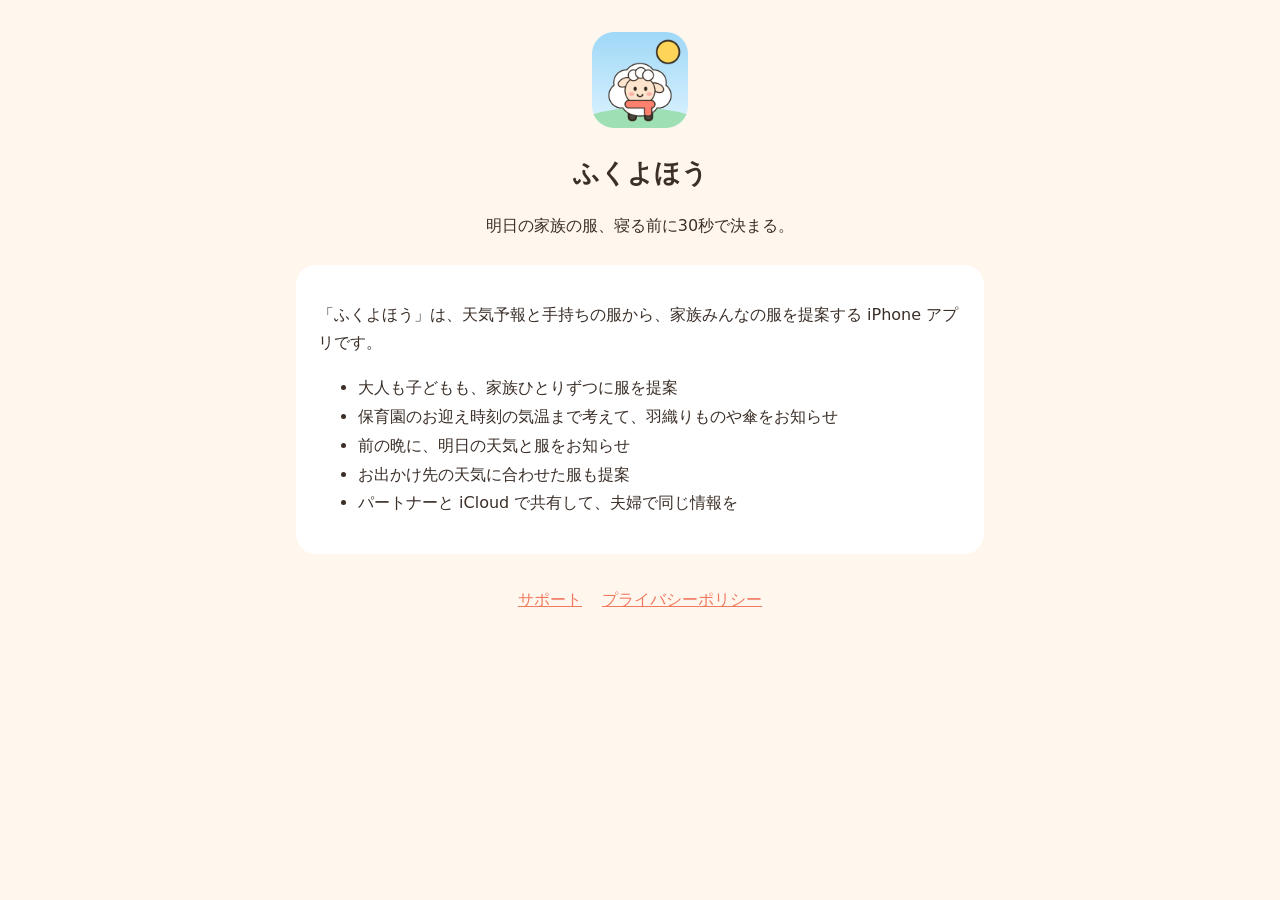
<file: index.html>
<!doctype html>
<html lang="ja">
<head>
<meta charset="utf-8">
<meta name="viewport" content="width=device-width, initial-scale=1">
<title>ふくよほう</title>
<meta name="description" content="天気予報と手持ちの服から、家族みんなの明日の服を提案する iPhone アプリ">
<link rel="stylesheet" href="style.css">
</head>
<body>
<main>
<header>
<img src="icon.png" alt="ふくよほうのアイコン">
<h1>ふくよほう</h1>
<p>明日の家族の服、寝る前に30秒で決まる。</p>
</header>

<section>
<p>「ふくよほう」は、天気予報と手持ちの服から、家族みんなの服を提案する iPhone アプリです。</p>
<ul>
<li>大人も子どもも、家族ひとりずつに服を提案</li>
<li>保育園のお迎え時刻の気温まで考えて、羽織りものや傘をお知らせ</li>
<li>前の晩に、明日の天気と服をお知らせ</li>
<li>お出かけ先の天気に合わせた服も提案</li>
<li>パートナーと iCloud で共有して、夫婦で同じ情報を</li>
</ul>
</section>

<nav><a href="support.html">サポート</a><a href="privacy.html">プライバシーポリシー</a></nav>
</main>
</body>
</html>
</file>
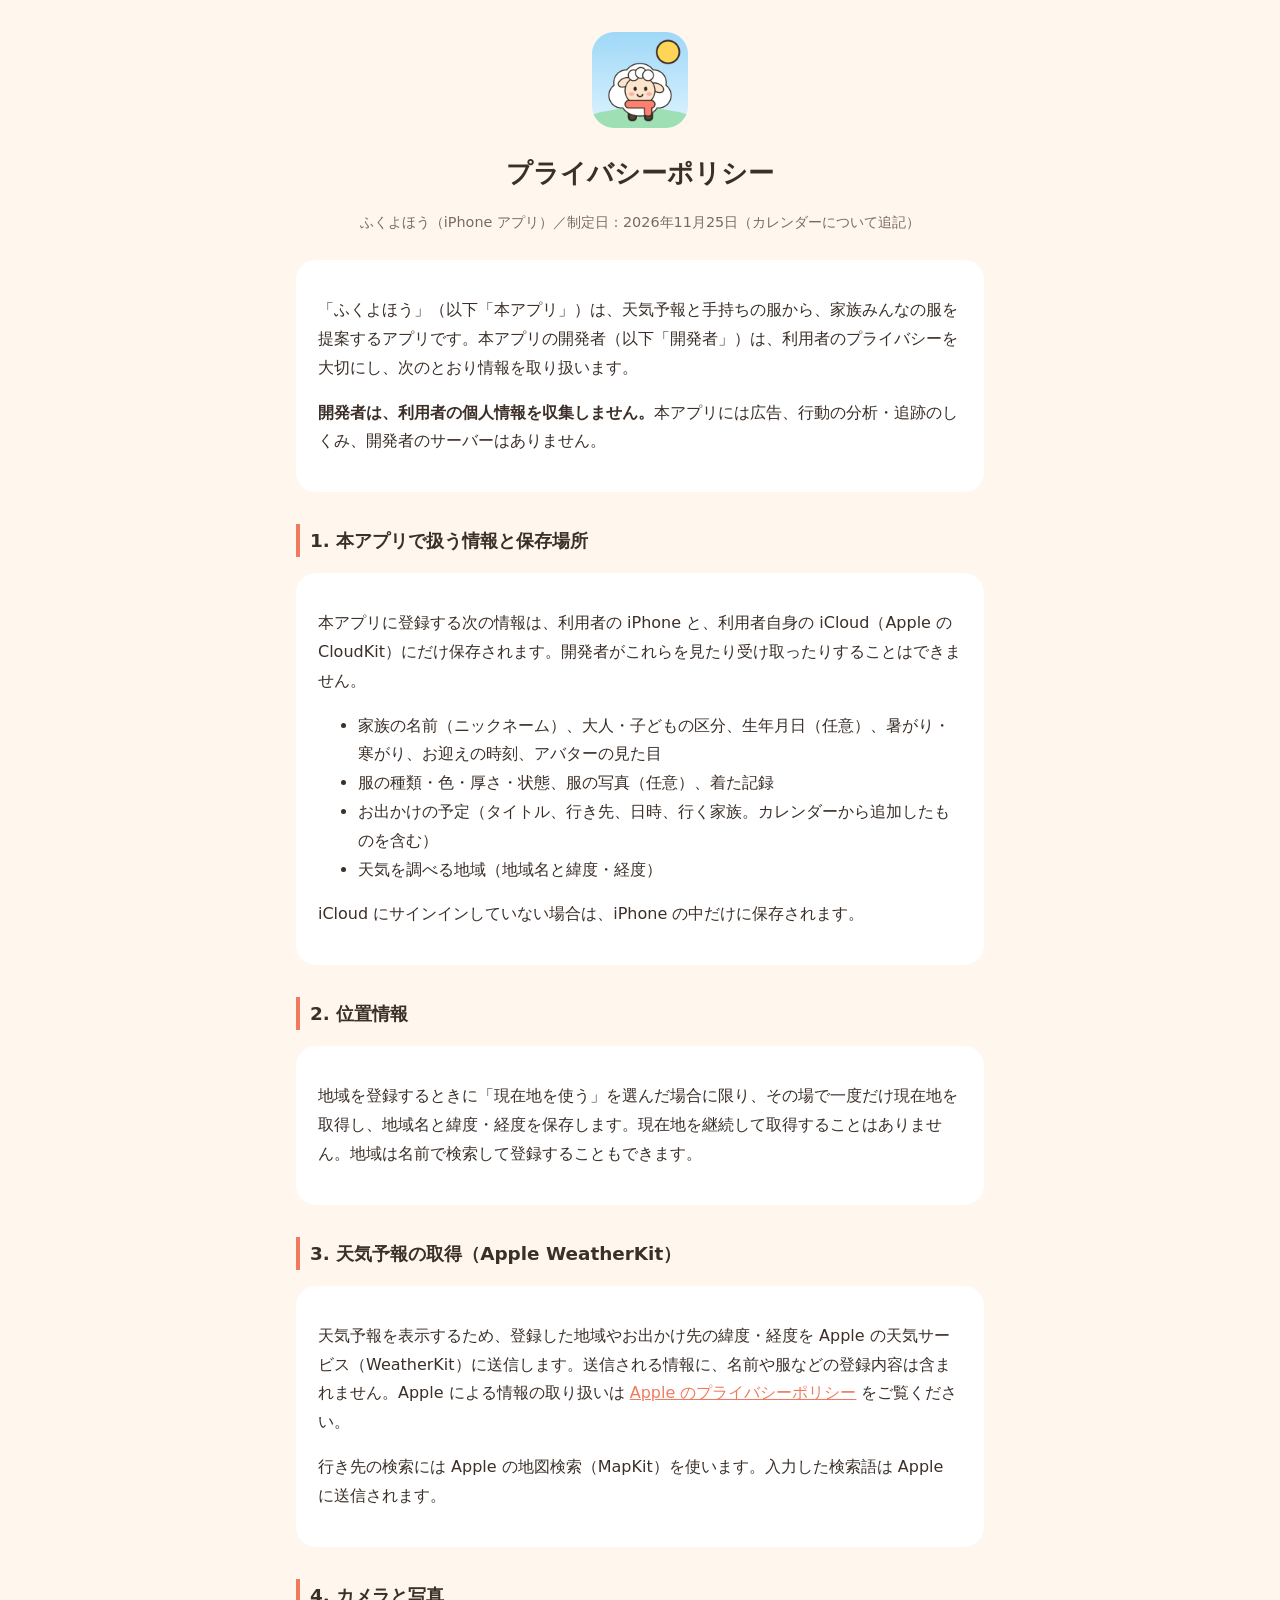
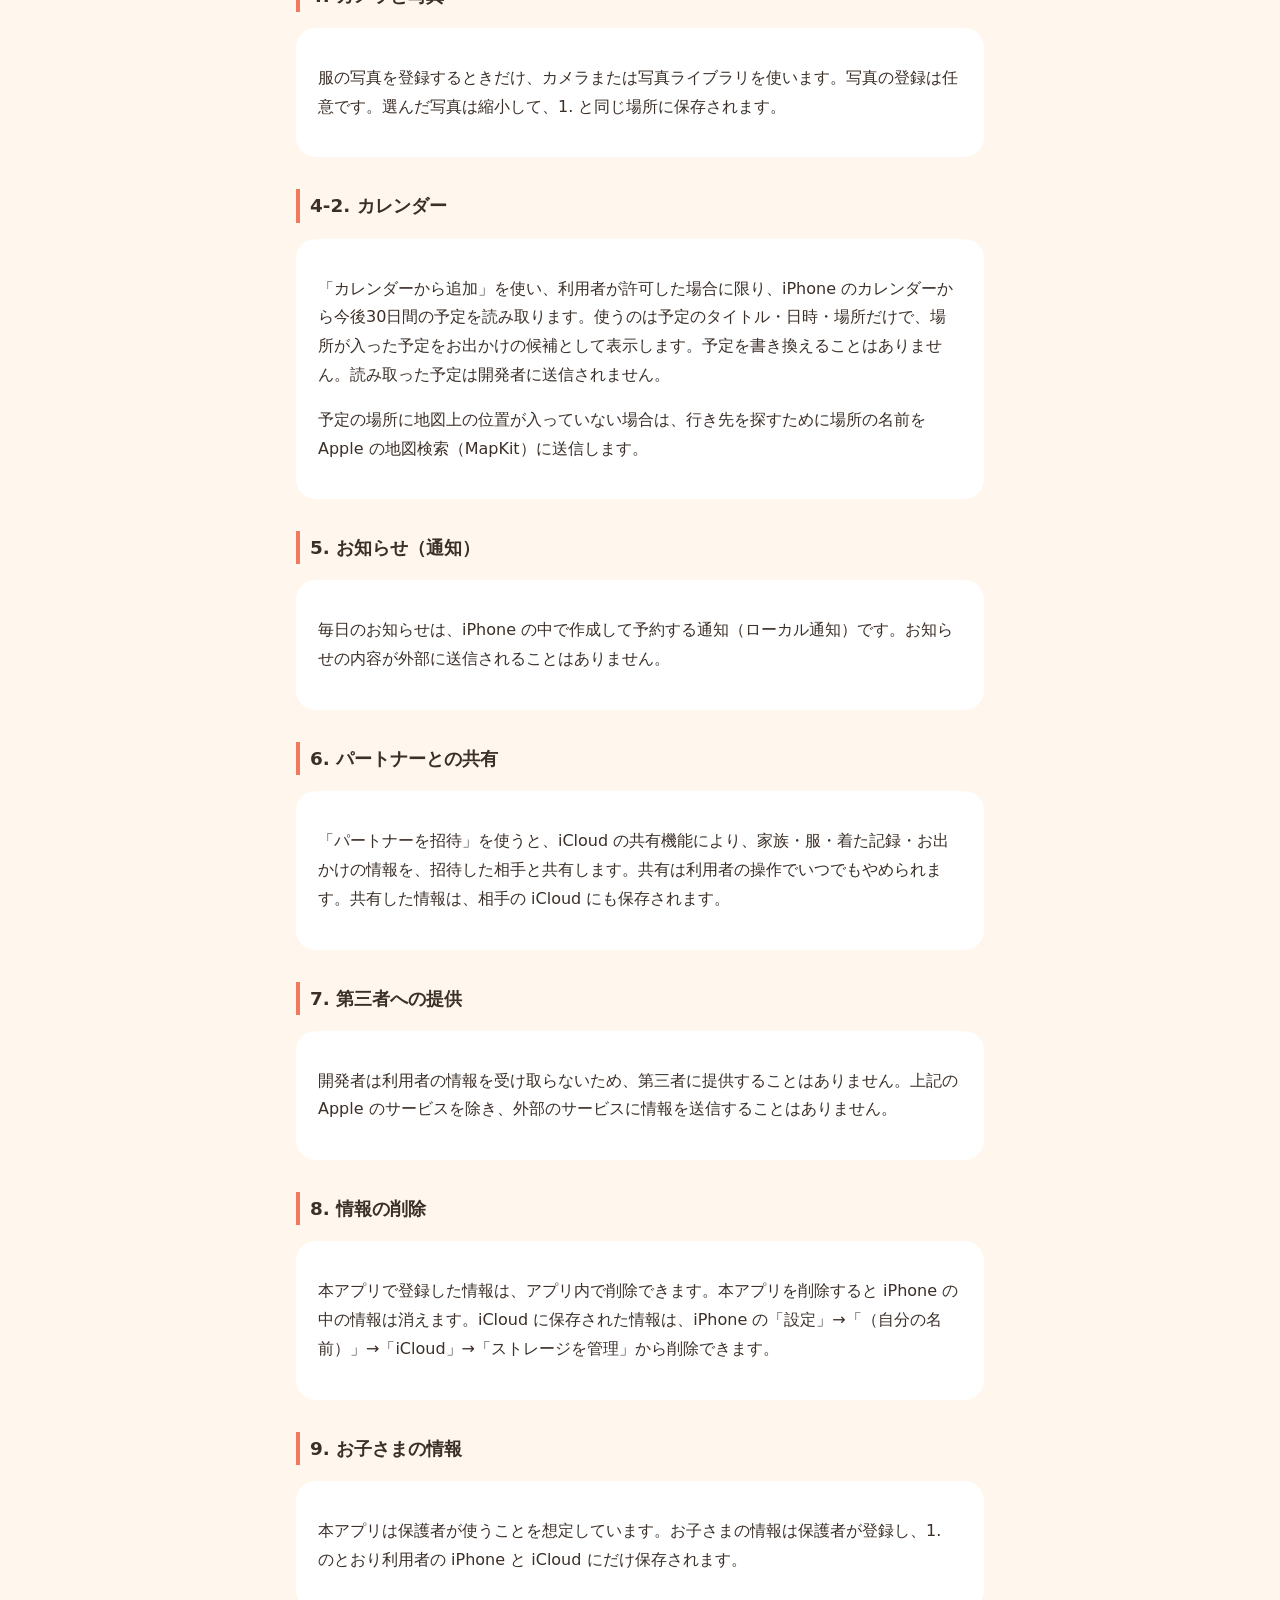
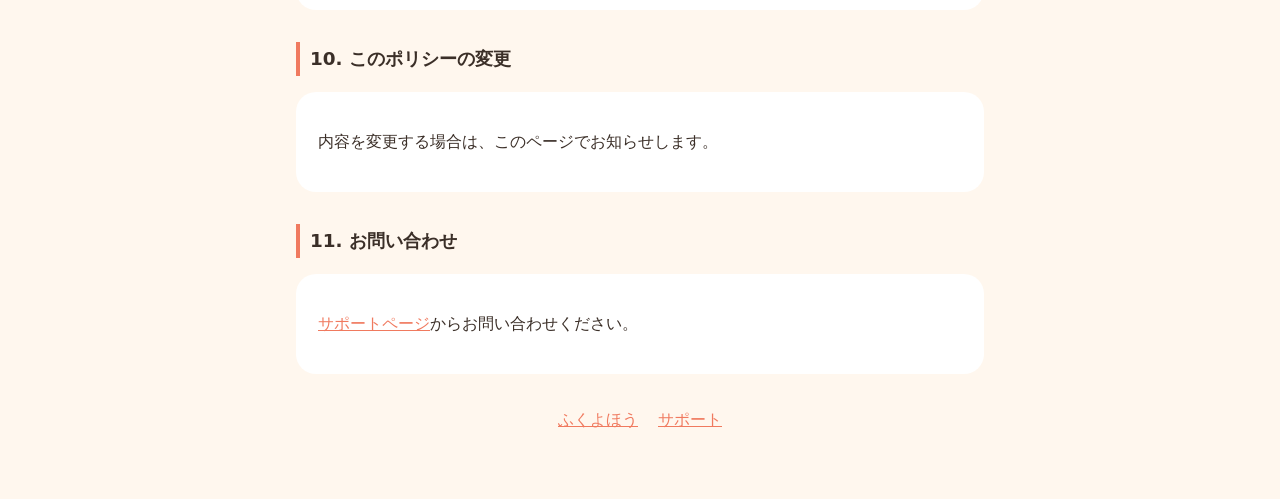
<file: privacy.html>
<!doctype html>
<html lang="ja">
<head>
<meta charset="utf-8">
<meta name="viewport" content="width=device-width, initial-scale=1">
<title>プライバシーポリシー｜ふくよほう</title>
<link rel="stylesheet" href="style.css">
</head>
<body>
<main>
<header>
<img src="icon.png" alt="ふくよほうのアイコン">
<h1>プライバシーポリシー</h1>
<p class="muted">ふくよほう（iPhone アプリ）／制定日：2026年11月25日（カレンダーについて追記）</p>
</header>

<section>
<p>「ふくよほう」（以下「本アプリ」）は、天気予報と手持ちの服から、家族みんなの服を提案するアプリです。本アプリの開発者（以下「開発者」）は、利用者のプライバシーを大切にし、次のとおり情報を取り扱います。</p>
<p><strong>開発者は、利用者の個人情報を収集しません。</strong>本アプリには広告、行動の分析・追跡のしくみ、開発者のサーバーはありません。</p>
</section>

<h2>1. 本アプリで扱う情報と保存場所</h2>
<section>
<p>本アプリに登録する次の情報は、利用者の iPhone と、利用者自身の iCloud（Apple の CloudKit）にだけ保存されます。開発者がこれらを見たり受け取ったりすることはできません。</p>
<ul>
<li>家族の名前（ニックネーム）、大人・子どもの区分、生年月日（任意）、暑がり・寒がり、お迎えの時刻、アバターの見た目</li>
<li>服の種類・色・厚さ・状態、服の写真（任意）、着た記録</li>
<li>お出かけの予定（タイトル、行き先、日時、行く家族。カレンダーから追加したものを含む）</li>
<li>天気を調べる地域（地域名と緯度・経度）</li>
</ul>
<p>iCloud にサインインしていない場合は、iPhone の中だけに保存されます。</p>
</section>

<h2>2. 位置情報</h2>
<section>
<p>地域を登録するときに「現在地を使う」を選んだ場合に限り、その場で一度だけ現在地を取得し、地域名と緯度・経度を保存します。現在地を継続して取得することはありません。地域は名前で検索して登録することもできます。</p>
</section>

<h2>3. 天気予報の取得（Apple WeatherKit）</h2>
<section>
<p>天気予報を表示するため、登録した地域やお出かけ先の緯度・経度を Apple の天気サービス（WeatherKit）に送信します。送信される情報に、名前や服などの登録内容は含まれません。Apple による情報の取り扱いは <a href="https://www.apple.com/jp/legal/privacy/">Apple のプライバシーポリシー</a> をご覧ください。</p>
<p>行き先の検索には Apple の地図検索（MapKit）を使います。入力した検索語は Apple に送信されます。</p>
</section>

<h2>4. カメラと写真</h2>
<section>
<p>服の写真を登録するときだけ、カメラまたは写真ライブラリを使います。写真の登録は任意です。選んだ写真は縮小して、1. と同じ場所に保存されます。</p>
</section>

<h2>4-2. カレンダー</h2>
<section>
<p>「カレンダーから追加」を使い、利用者が許可した場合に限り、iPhone のカレンダーから今後30日間の予定を読み取ります。使うのは予定のタイトル・日時・場所だけで、場所が入った予定をお出かけの候補として表示します。予定を書き換えることはありません。読み取った予定は開発者に送信されません。</p>
<p>予定の場所に地図上の位置が入っていない場合は、行き先を探すために場所の名前を Apple の地図検索（MapKit）に送信します。</p>
</section>

<h2>5. お知らせ（通知）</h2>
<section>
<p>毎日のお知らせは、iPhone の中で作成して予約する通知（ローカル通知）です。お知らせの内容が外部に送信されることはありません。</p>
</section>

<h2>6. パートナーとの共有</h2>
<section>
<p>「パートナーを招待」を使うと、iCloud の共有機能により、家族・服・着た記録・お出かけの情報を、招待した相手と共有します。共有は利用者の操作でいつでもやめられます。共有した情報は、相手の iCloud にも保存されます。</p>
</section>

<h2>7. 第三者への提供</h2>
<section>
<p>開発者は利用者の情報を受け取らないため、第三者に提供することはありません。上記の Apple のサービスを除き、外部のサービスに情報を送信することはありません。</p>
</section>

<h2>8. 情報の削除</h2>
<section>
<p>本アプリで登録した情報は、アプリ内で削除できます。本アプリを削除すると iPhone の中の情報は消えます。iCloud に保存された情報は、iPhone の「設定」→「（自分の名前）」→「iCloud」→「ストレージを管理」から削除できます。</p>
</section>

<h2>9. お子さまの情報</h2>
<section>
<p>本アプリは保護者が使うことを想定しています。お子さまの情報は保護者が登録し、1. のとおり利用者の iPhone と iCloud にだけ保存されます。</p>
</section>

<h2>10. このポリシーの変更</h2>
<section>
<p>内容を変更する場合は、このページでお知らせします。</p>
</section>

<h2>11. お問い合わせ</h2>
<section>
<p><a href="support.html">サポートページ</a>からお問い合わせください。</p>
</section>

<nav><a href="index.html">ふくよほう</a><a href="support.html">サポート</a></nav>
</main>
</body>
</html>
</file>
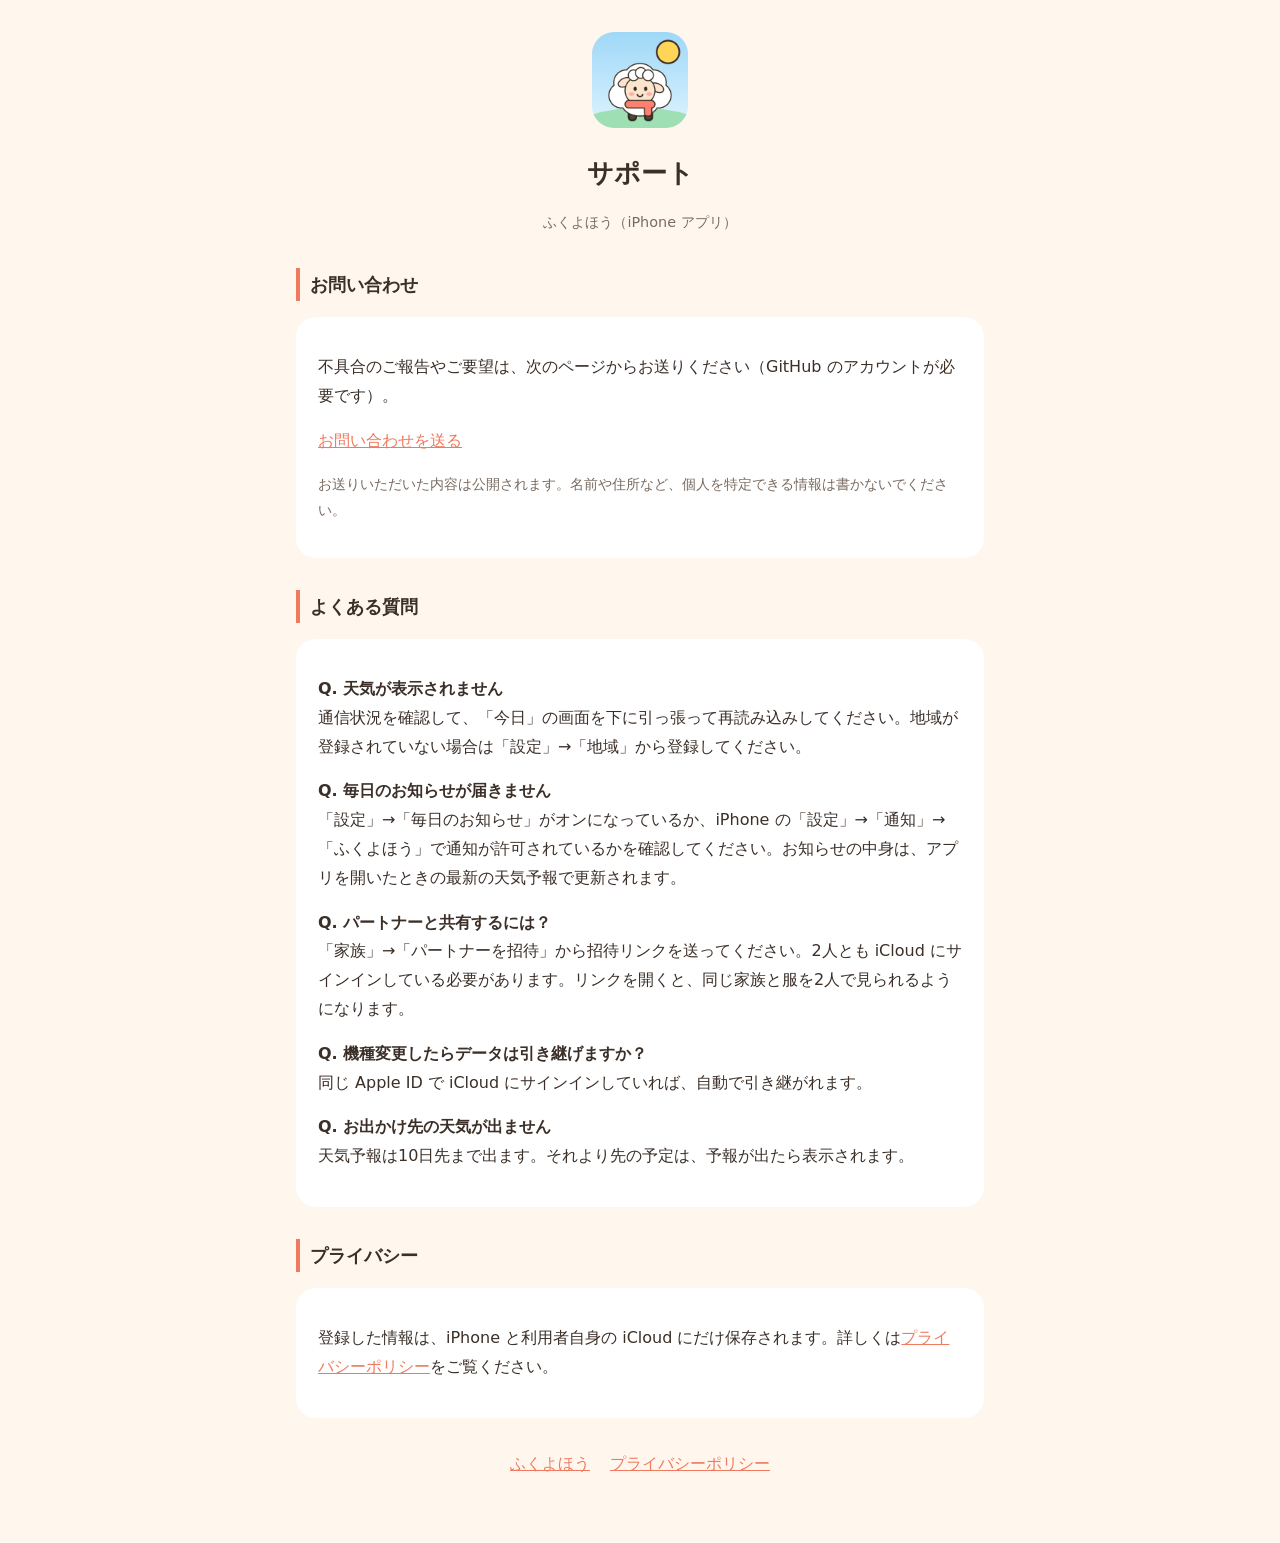
<file: support.html>
<!doctype html>
<html lang="ja">
<head>
<meta charset="utf-8">
<meta name="viewport" content="width=device-width, initial-scale=1">
<title>サポート｜ふくよほう</title>
<link rel="stylesheet" href="style.css">
</head>
<body>
<main>
<header>
<img src="icon.png" alt="ふくよほうのアイコン">
<h1>サポート</h1>
<p class="muted">ふくよほう（iPhone アプリ）</p>
</header>

<h2>お問い合わせ</h2>
<section>
<p>不具合のご報告やご要望は、次のページからお送りください（GitHub のアカウントが必要です）。</p>
<p><a href="https://github.com/daichi-okamoto/fukuyohou-site/issues/new">お問い合わせを送る</a></p>
<p class="muted">お送りいただいた内容は公開されます。名前や住所など、個人を特定できる情報は書かないでください。</p>
</section>

<h2>よくある質問</h2>
<section>
<p><strong>Q. 天気が表示されません</strong><br>
通信状況を確認して、「今日」の画面を下に引っ張って再読み込みしてください。地域が登録されていない場合は「設定」→「地域」から登録してください。</p>
<p><strong>Q. 毎日のお知らせが届きません</strong><br>
「設定」→「毎日のお知らせ」がオンになっているか、iPhone の「設定」→「通知」→「ふくよほう」で通知が許可されているかを確認してください。お知らせの中身は、アプリを開いたときの最新の天気予報で更新されます。</p>
<p><strong>Q. パートナーと共有するには？</strong><br>
「家族」→「パートナーを招待」から招待リンクを送ってください。2人とも iCloud にサインインしている必要があります。リンクを開くと、同じ家族と服を2人で見られるようになります。</p>
<p><strong>Q. 機種変更したらデータは引き継げますか？</strong><br>
同じ Apple ID で iCloud にサインインしていれば、自動で引き継がれます。</p>
<p><strong>Q. お出かけ先の天気が出ません</strong><br>
天気予報は10日先まで出ます。それより先の予定は、予報が出たら表示されます。</p>
</section>

<h2>プライバシー</h2>
<section>
<p>登録した情報は、iPhone と利用者自身の iCloud にだけ保存されます。詳しくは<a href="privacy.html">プライバシーポリシー</a>をご覧ください。</p>
</section>

<nav><a href="index.html">ふくよほう</a><a href="privacy.html">プライバシーポリシー</a></nav>
</main>
</body>
</html>
</file>
<file: style.css>
:root { --bg: #fff7ee; --card: #ffffff; --ink: #3b2f28; --accent: #f07a5f; --muted: #7a6a60; }
@media (prefers-color-scheme: dark) { :root { --bg: #1f1a17; --card: #2a2420; --ink: #f3e9e1; --muted: #b9aaa0; } }
* { box-sizing: border-box; }
body { margin: 0; background: var(--bg); color: var(--ink); font-family: "Hiragino Maru Gothic ProN", "Hiragino Sans", system-ui, sans-serif; line-height: 1.8; }
main { max-width: 720px; margin: 0 auto; padding: 32px 16px 64px; }
header { text-align: center; margin-bottom: 24px; }
header img { width: 96px; height: 96px; border-radius: 22px; }
h1 { font-size: 1.6rem; margin: 12px 0 4px; }
h2 { font-size: 1.15rem; margin-top: 32px; border-left: 4px solid var(--accent); padding-left: 10px; }
section, .card { background: var(--card); border-radius: 20px; padding: 20px 22px; margin: 16px 0; }
a { color: var(--accent); }
.muted { color: var(--muted); font-size: .9rem; }
nav { text-align: center; margin-top: 32px; }
nav a { margin: 0 10px; }
</file>
